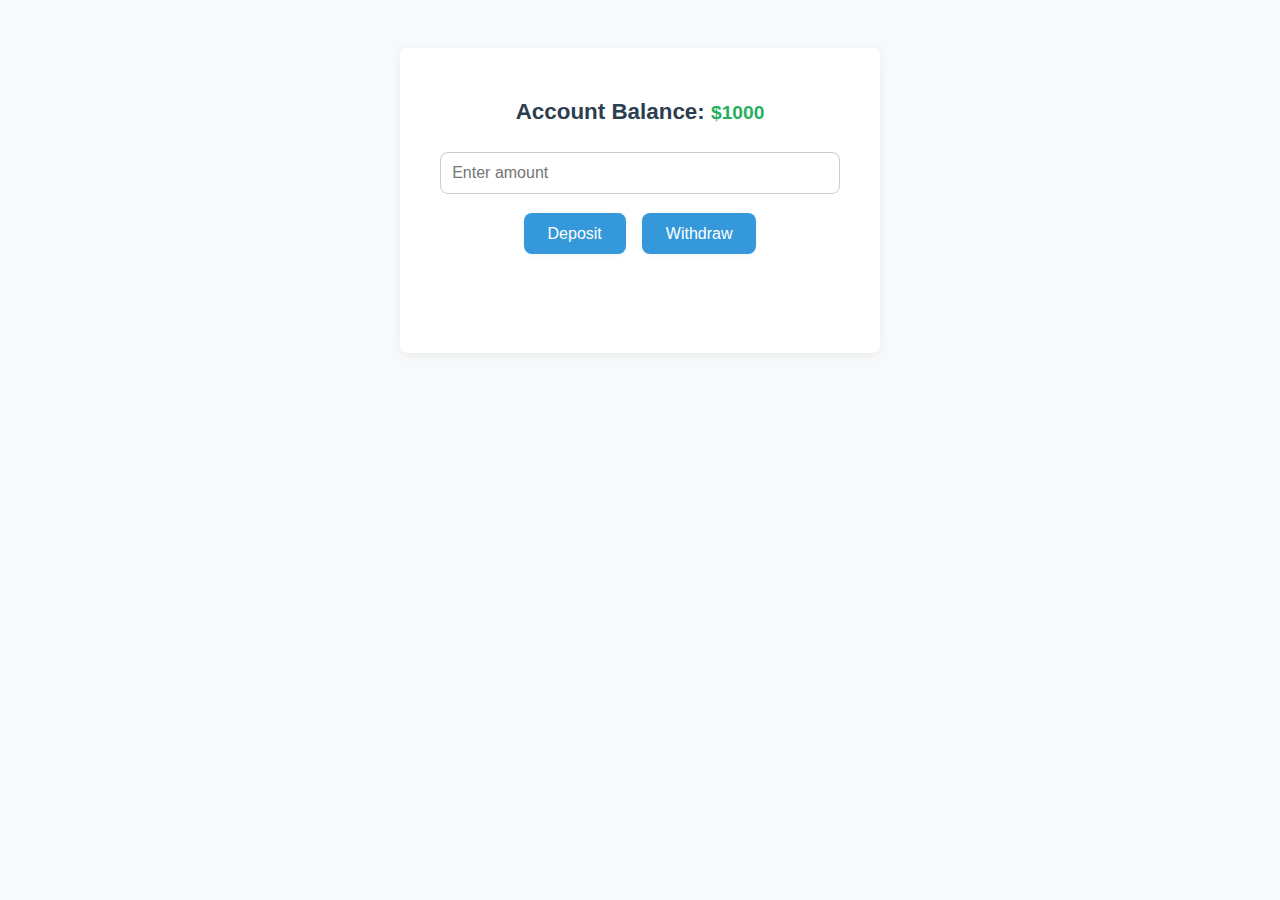
<file: Experiment 1/index.html>
<!DOCTYPE html>
<html lang="en">

<head>
    <meta charset="UTF-8">
    <meta name="viewport" content="width=device-width, initial-scale=1.0">
    <title>Responsive Banking UI</title>
    <link rel="stylesheet" href="style.css">
</head>

<body>
    <div class="bank-interface">
        <h2>Account Balance: <span id="balance">$1000</span></h2>
        <input type="number" id="amount" placeholder="Enter amount" min="0">
        <div class="btn-group">
            <button onclick="deposit()">Deposit</button>
            <button onclick="withdraw()">Withdraw</button>
        </div>
        <p id="message"></p>
    </div>
    <script src="script.js"></script>
    
</body>
</html>
</file>
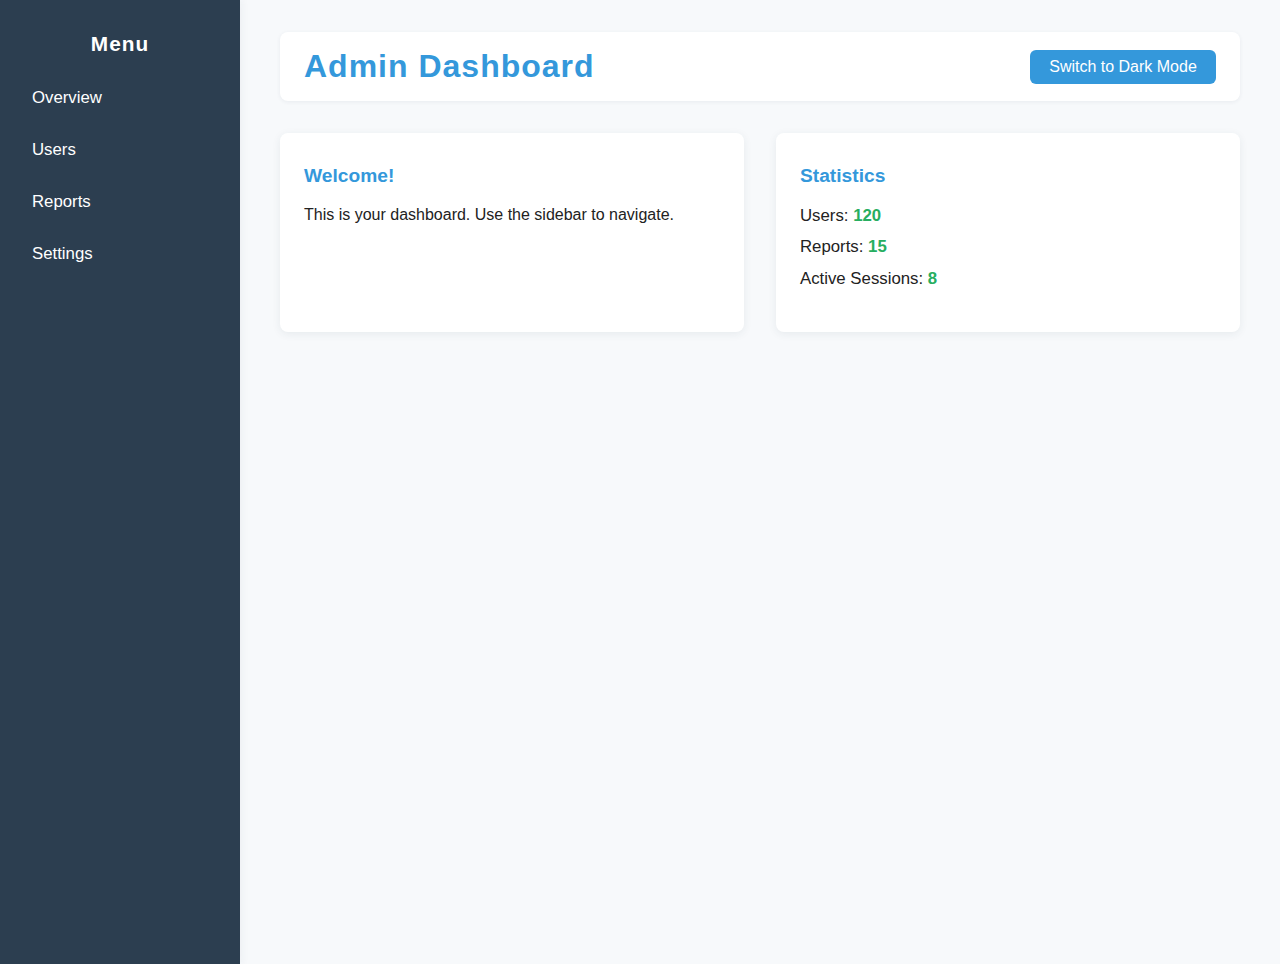
<file: Experiment 2/index.html>
<!DOCTYPE html>
<html lang="en">

<head>
    <meta charset="UTF-8">
    <meta name="viewport" content="width=device-width, initial-scale=1.0">
    <title>Admin Dashboard</title>
    <link rel="stylesheet" href="style.css">
</head>

<body>
    <div class="dashboard" data-theme="light">
        <aside class="sidebar">
            <h2>Menu</h2>
            <nav>
                <ul>
                    <li><a href="#">Overview</a></li>
                    <li><a href="#">Users</a></li>
                    <li><a href="#">Reports</a></li>
                    <li><a href="#">Settings</a></li>
                </ul>
            </nav>
        </aside>
        <main class="content">
            <header class="dashboard-header">
                <h1>Admin Dashboard</h1>
                <button id="theme-toggle">Toggle Theme</button>
            </header>
            <section class="dashboard-main">
                <div class="card">
                    <h3>Welcome!</h3>
                    <p>This is your dashboard. Use the sidebar to navigate.</p>
                </div>
                <div class="card stats">
                    <h3>Statistics</h3>
                    <ul>
                        <li>Users: <span>120</span></li>
                        <li>Reports: <span>15</span></li>
                        <li>Active Sessions: <span>8</span></li>
                    </ul>
                </div>
            </section>
        </main>
    </div>
    <script src="script.js"></script>
</body>

</html>
</file>
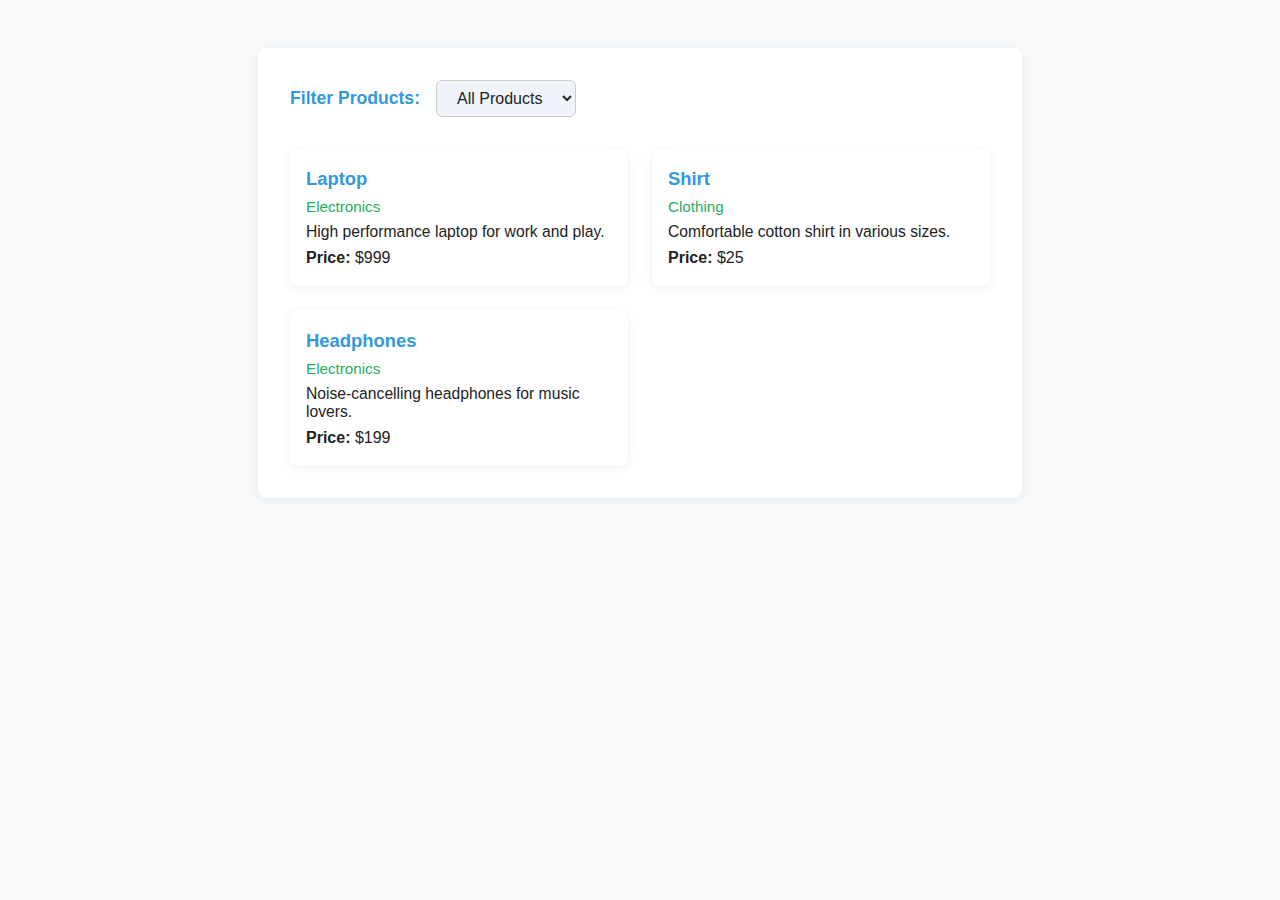
<file: Experiment 3/index.html>
<!DOCTYPE html>
<html lang="en">

<head>
    <meta charset="UTF-8">
    <meta name="viewport" content="width=device-width, initial-scale=1.0">
    <title>Dynamic Product Filter with DOM Manipulation</title>
    <link rel="stylesheet" href="style.css">
</head>

<body>
    <main class="product-filter-app">
        <section class="filter-section">
            <label for="filter"><strong>Filter Products:</strong></label>
            <select id="filter">
                <option value="all">All Products</option>
                <option value="electronics">Electronics</option>
                <option value="clothing">Clothing</option>
            </select>
        </section>
        <section id="products-container" class="products-list"></section>
    </main>
    <script src="script.js"></script>
</body>

</html>
</file>
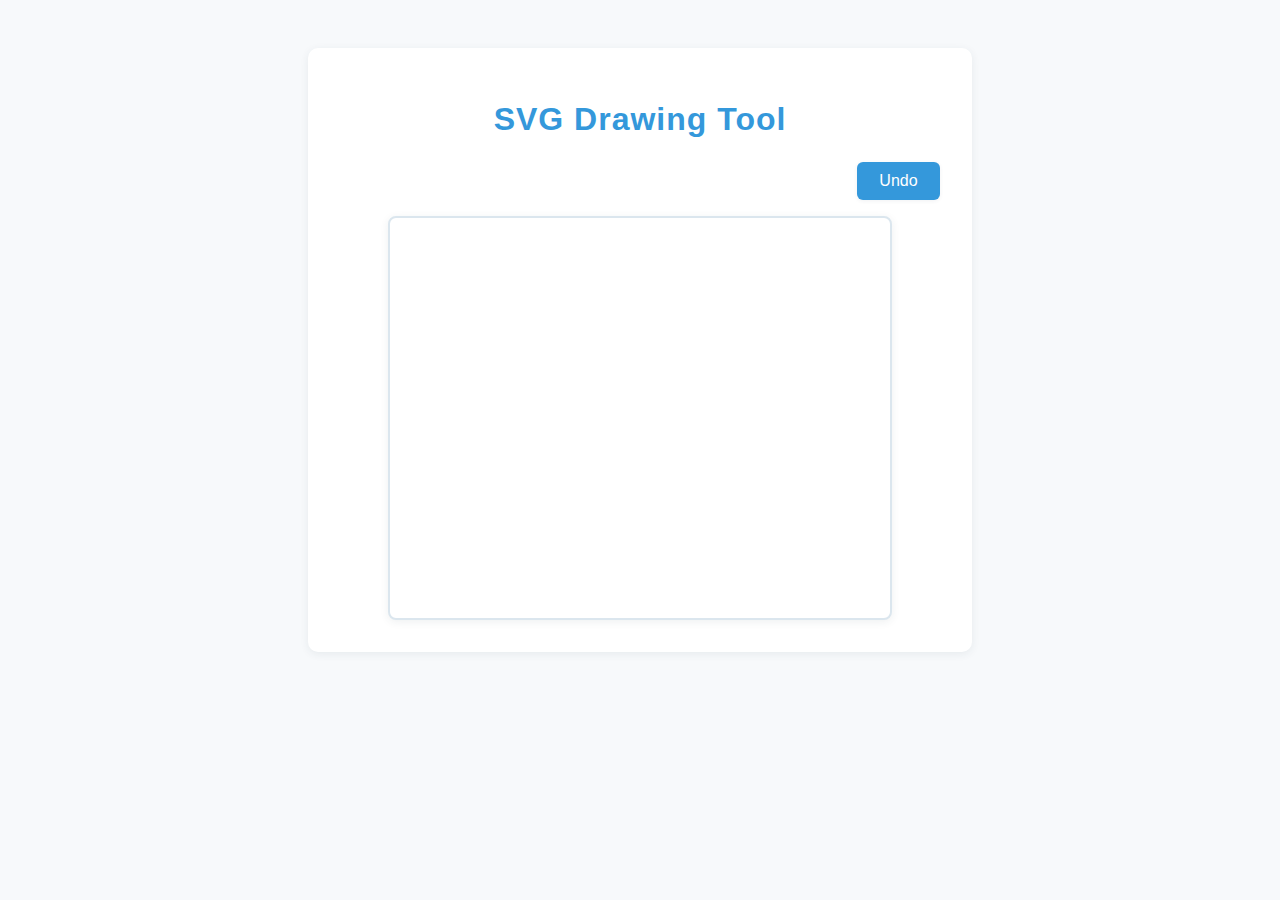
<file: Experiment 4/index.html>
<!DOCTYPE html>
<html lang="en">

<head>
    <meta charset="UTF-8">
    <meta name="viewport" content="width=device-width, initial-scale=1.0">
    <title>Interactive SVG Drawing Tool</title>
    <link rel="stylesheet" href="style.css">
</head>

<body>
    <main class="drawing-tool-app">
        <h1>SVG Drawing Tool</h1>
        <div class="canvas-controls">
            <button onclick="undo()" id="undo-btn">Undo</button>
        </div>
        <svg id="canvas" width="500" height="400" tabindex="0" aria-label="Drawing Canvas"></svg>
    </main>
    <script src="script.js"></script>
</body>
</html>
</file>
<file: Experiment 1/style.css>
/* Improved CSS for Responsive Banking UI */
:root {
  --primary-color: #2c3e50;
  --secondary-color: #3498db;
  --accent-color: #27ae60;
  --danger-color: #e74c3c;
  --bg-light: #f8f9fa;
  --border-radius: 8px;
  --shadow: 0 2px 10px rgba(44, 62, 80, 0.08);
}

body {
  background: var(--bg-light);
  font-family: 'Segoe UI', 'Roboto', Arial, sans-serif;
  margin: 0;
  padding: 0;
}

.bank-interface {
  display: grid;
  gap: 1.2rem;
  max-width: 400px;
  margin: 3rem auto;
  padding: 2rem 2.5rem;
  border-radius: var(--border-radius);
  box-shadow: var(--shadow);
  background: #fff;
}

.bank-interface h2 {
  color: var(--primary-color);
  font-size: 1.4rem;
  margin-bottom: 0.5rem;
  text-align: center;
}

#balance {
  font-weight: bold;
  color: var(--accent-color);
  font-size: 1.2rem;
}

input[type="number"] {
  padding: 0.7rem;
  border: 1px solid #ccc;
  border-radius: var(--border-radius);
  font-size: 1rem;
  outline: none;
  transition: border 0.2s;
  width: 100%;
  box-sizing: border-box;
}

input[type="number"]:focus {
  border-color: var(--secondary-color);
}

.btn-group {
  display: flex;
  gap: 1rem;
  justify-content: center;
}

.btn-group button {
  padding: 0.7rem 1.5rem;
  border: none;
  border-radius: var(--border-radius);
  background: var(--secondary-color);
  color: #fff;
  font-size: 1rem;
  cursor: pointer;
  transition: background 0.2s, transform 0.1s;
  font-weight: 500;
  box-shadow: 0 1px 4px rgba(44,62,80,0.07);
}

.btn-group button:hover {
  background: var(--accent-color);
  transform: translateY(-2px) scale(1.03);
}

#message {
  min-height: 24px;
  text-align: center;
  font-size: 1rem;
  margin-top: 0.5rem;
  color: var(--danger-color);
  font-weight: 500;
}

@media (max-width: 600px) {
  .bank-interface {
    padding: 1rem;
    margin: 1rem;
    max-width: 98vw;
  }
  .btn-group button {
    padding: 0.7rem 1rem;
    font-size: 0.95rem;
  }
}
</file>
<file: Experiment 2/style.css>
:root {
  --bg-color: #f7f9fb;
  --text-color: #222;
  --sidebar-bg: #2c3e50;
  --sidebar-text: #fff;
  --sidebar-hover: #34495e;
  --card-bg: #fff;
  --card-shadow: 0 2px 8px rgba(44,62,80,0.08);
  --header-bg: #fff;
  --header-shadow: 0 1px 4px rgba(44,62,80,0.07);
  --primary: #3498db;
  --accent: #27ae60;
}

[data-theme="dark"] {
  --bg-color: #181c23;
  --text-color: #f0f0f0;
  --sidebar-bg: #222c36;
  --sidebar-text: #e0e0e0;
  --sidebar-hover: #2c3e50;
  --card-bg: #23272f;
  --header-bg: #23272f;
}

body {
  background: var(--bg-color);
  color: var(--text-color);
  font-family: 'Segoe UI', 'Roboto', Arial, sans-serif;
  margin: 0;
  padding: 0;
}

.dashboard {
  display: grid;
  grid-template-columns: 240px 1fr;
  grid-template-areas: "sidebar content";
  min-height: 100vh;
  background: var(--bg-color);
  color: var(--text-color);
}

.sidebar {
  grid-area: sidebar;
  background: var(--sidebar-bg);
  color: var(--sidebar-text);
  padding: 2rem 1rem;
  display: flex;
  flex-direction: column;
  min-height: 100vh;
  box-shadow: 2px 0 8px rgba(44,62,80,0.05);
}

.sidebar h2 {
  margin: 0 0 1.5rem 0;
  font-size: 1.3rem;
  letter-spacing: 1px;
  text-align: center;
}

.sidebar nav ul {
  list-style: none;
  padding: 0;
  margin: 0;
}

.sidebar nav ul li {
  margin-bottom: 1rem;
}

.sidebar nav ul li a {
  color: var(--sidebar-text);
  text-decoration: none;
  font-size: 1.05rem;
  padding: 0.5rem 1rem;
  border-radius: 6px;
  display: block;
  transition: background 0.2s;
}

.sidebar nav ul li a:hover {
  background: var(--sidebar-hover);
}

.content {
  grid-area: content;
  padding: 2rem 2.5rem;
}

.dashboard-header {
  display: flex;
  justify-content: space-between;
  align-items: center;
  background: var(--header-bg);
  box-shadow: var(--header-shadow);
  padding: 1rem 1.5rem;
  border-radius: 8px;
  margin-bottom: 2rem;
}

.dashboard-header h1 {
  margin: 0;
  font-size: 2rem;
  color: var(--primary);
  letter-spacing: 1px;
}

#theme-toggle {
  padding: 0.5rem 1.2rem;
  background: var(--primary);
  color: #fff;
  border: none;
  border-radius: 6px;
  font-size: 1rem;
  cursor: pointer;
  transition: background 0.2s;
}

#theme-toggle:hover {
  background: var(--accent);
}

.dashboard-main {
  display: grid;
  grid-template-columns: 1fr 1fr;
  gap: 2rem;
}

.card {
  background: var(--card-bg);
  box-shadow: var(--card-shadow);
  border-radius: 8px;
  padding: 2rem 1.5rem;
  margin-bottom: 1rem;
}

.card h3 {
  margin-top: 0;
  color: var(--primary);
  font-size: 1.2rem;
}

.card.stats ul {
  list-style: none;
  padding: 0;
  margin: 0.5rem 0 0 0;
}

.card.stats ul li {
  font-size: 1.05rem;
  margin-bottom: 0.7rem;
  color: var(--text-color);
}

.card.stats ul li span {
  font-weight: bold;
  color: var(--accent);
}

@media (max-width: 900px) {
  .dashboard-main {
    grid-template-columns: 1fr;
    gap: 1.2rem;
  }
  .content {
    padding: 1rem;
  }
}

@media (max-width: 768px) {
  .dashboard {
    grid-template-columns: 1fr;
    grid-template-areas:
      "sidebar"
      "content";
  }
  .sidebar {
    min-height: auto;
    padding: 1rem;
  }
  .dashboard-header {
    flex-direction: column;
    gap: 1rem;
    padding: 1rem;
  }
}
</file>
<file: Experiment 3/style.css>
:root {
  --primary: #3498db;
  --accent: #27ae60;
  --bg: #f7f9fb;
  --card-bg: #fff;
  --card-shadow: 0 2px 8px rgba(44,62,80,0.08);
  --border-radius: 8px;
  --text: #222;
}

body {
  background: var(--bg);
  color: var(--text);
  font-family: 'Segoe UI', 'Roboto', Arial, sans-serif;
  margin: 0;
  padding: 0;
}

.product-filter-app {
  max-width: 700px;
  margin: 3rem auto;
  padding: 2rem;
  background: var(--card-bg);
  border-radius: var(--border-radius);
  box-shadow: var(--card-shadow);
}

.filter-section {
  display: flex;
  align-items: center;
  gap: 1rem;
  margin-bottom: 2rem;
}

.filter-section label {
  font-size: 1.1rem;
  color: var(--primary);
}

#filter {
  padding: 0.5rem 1rem;
  border-radius: 6px;
  border: 1px solid #ccc;
  font-size: 1rem;
  background: #f0f4fa;
  color: var(--text);
  transition: border 0.2s;
}

#filter:focus {
  border-color: var(--primary);
  outline: none;
}

.products-list {
  display: grid;
  grid-template-columns: repeat(auto-fit, minmax(220px, 1fr));
  gap: 1.5rem;
}

.product-card {
  background: var(--card-bg);
  border-radius: var(--border-radius);
  box-shadow: var(--card-shadow);
  padding: 1.2rem 1rem;
  display: flex;
  flex-direction: column;
  align-items: flex-start;
  transition: box-shadow 0.2s, transform 0.2s;
}

.product-card:hover {
  box-shadow: 0 4px 16px rgba(44,62,80,0.13);
  transform: translateY(-2px) scale(1.02);
}

.product-title {
  font-size: 1.15rem;
  font-weight: 600;
  margin-bottom: 0.5rem;
  color: var(--primary);
}

.product-category {
  font-size: 0.95rem;
  color: var(--accent);
  margin-bottom: 0.5rem;
}

.product-desc {
  font-size: 0.98rem;
  color: var(--text);
  margin-bottom: 0.5rem;
}

@media (max-width: 600px) {
  .product-filter-app {
    padding: 1rem;
    margin: 1rem;
  }
  .products-list {
    grid-template-columns: 1fr;
    gap: 1rem;
  }
}
</file>
<file: Experiment 4/style.css>
:root {
  --primary: #3498db;
  --accent: #27ae60;
  --bg: #f7f9fb;
  --canvas-bg: #fff;
  --canvas-border: #dbe6ee;
  --btn-bg: #3498db;
  --btn-hover: #217dbb;
  --btn-radius: 6px;
  --shadow: 0 2px 8px rgba(44,62,80,0.08);
  --text: #222;
}

body {
  background: var(--bg);
  color: var(--text);
  font-family: 'Segoe UI', 'Roboto', Arial, sans-serif;
  margin: 0;
  padding: 0;
}

.drawing-tool-app {
  max-width: 600px;
  margin: 3rem auto;
  padding: 2rem;
  background: var(--canvas-bg);
  border-radius: 10px;
  box-shadow: var(--shadow);
  display: flex;
  flex-direction: column;
  align-items: center;
}

.drawing-tool-app h1 {
  color: var(--primary);
  margin-bottom: 1.5rem;
  font-size: 2rem;
  letter-spacing: 1px;
}

.canvas-controls {
  margin-bottom: 1rem;
  width: 100%;
  display: flex;
  justify-content: flex-end;
}

#undo-btn {
  padding: 0.6rem 1.4rem;
  background: var(--btn-bg);
  color: #fff;
  border: none;
  border-radius: var(--btn-radius);
  font-size: 1rem;
  cursor: pointer;
  transition: background 0.2s, transform 0.1s;
  box-shadow: 0 1px 4px rgba(44,62,80,0.07);
}

#undo-btn:hover {
  background: var(--btn-hover);
  transform: translateY(-2px) scale(1.03);
}

#canvas {
  background: var(--canvas-bg);
  border: 2px solid var(--canvas-border);
  border-radius: 8px;
  box-shadow: var(--shadow);
  width: 100%;
  max-width: 500px;
  height: 400px;
  display: block;
  margin: 0 auto;
  outline: none;
}

@media (max-width: 700px) {
  .drawing-tool-app {
    padding: 1rem;
    margin: 1rem;
    max-width: 98vw;
  }
  #canvas {
    max-width: 98vw;
    height: 300px;
  }
}
</file>
